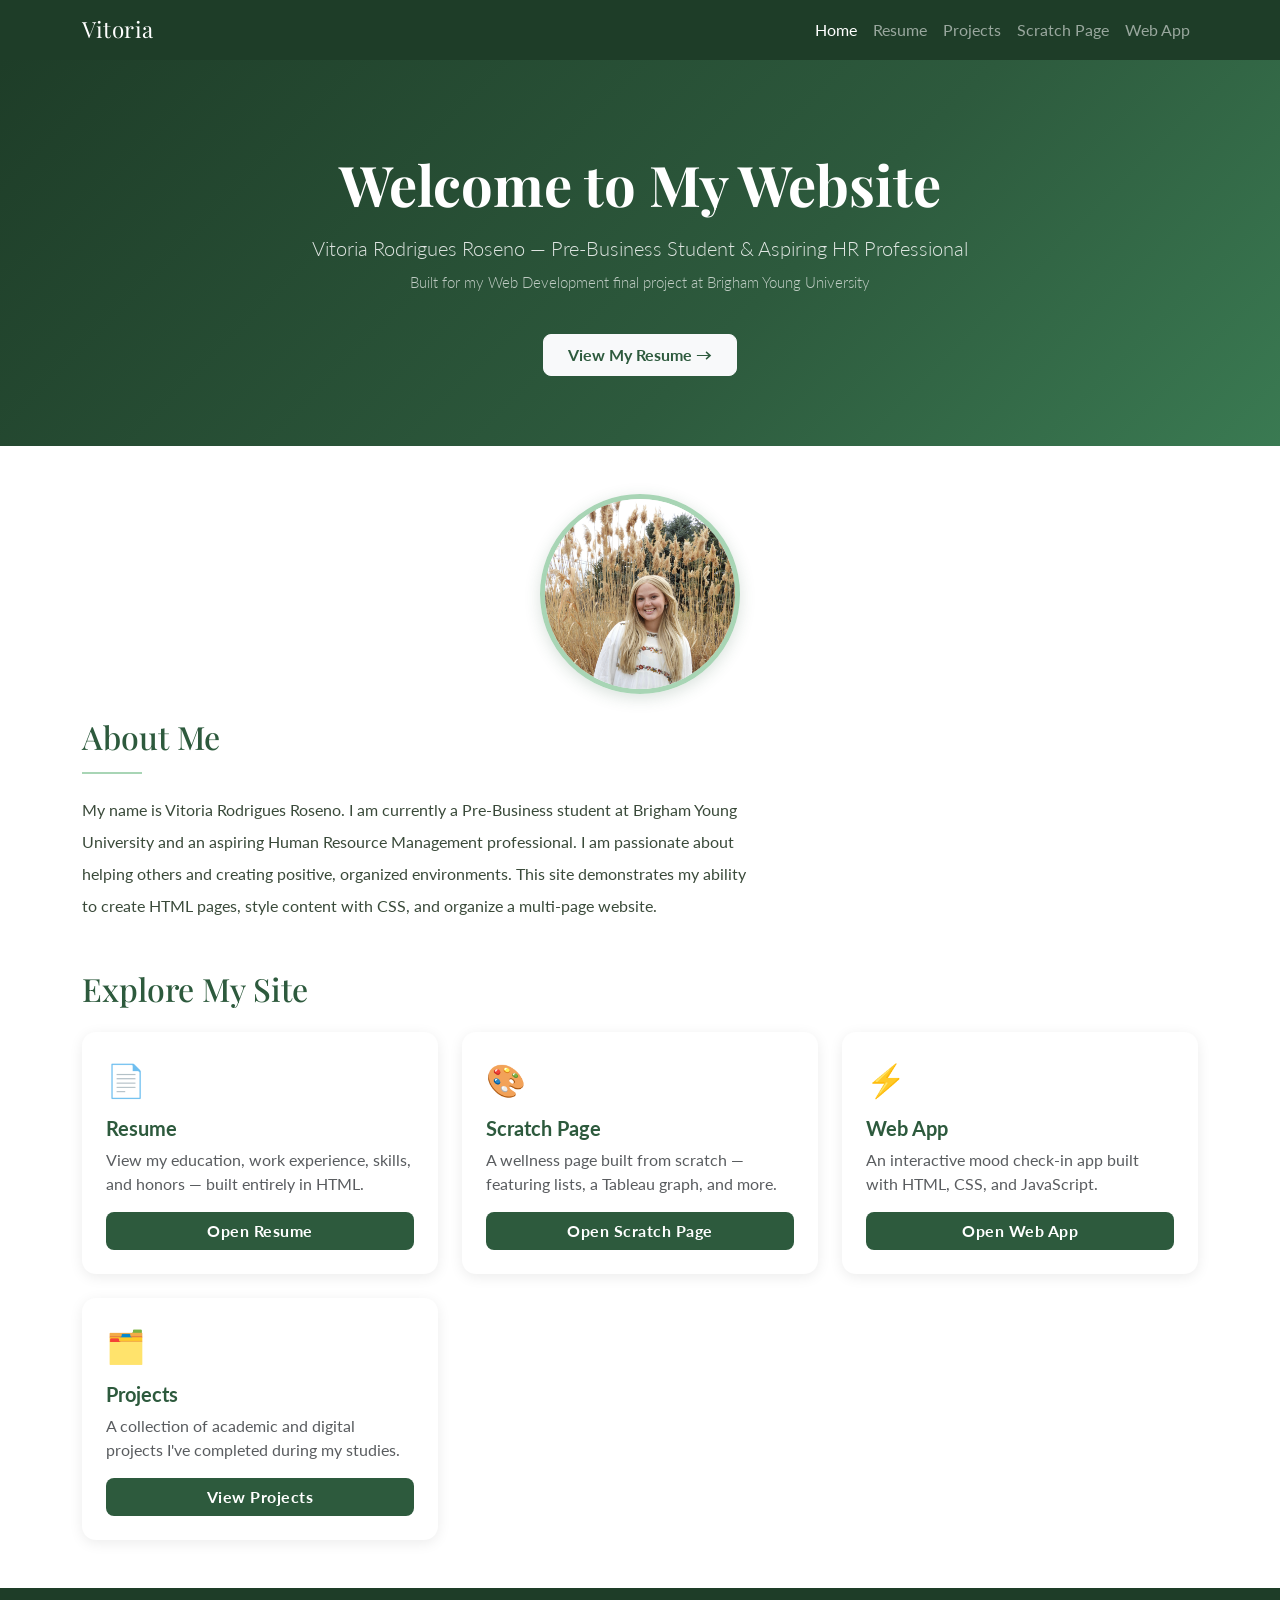
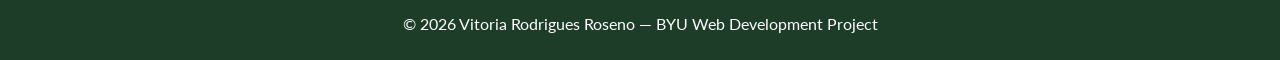
<file: index.html>
<!DOCTYPE html>
<html lang="en">
<head>
  <meta charset="UTF-8">
  <meta name="viewport" content="width=device-width, initial-scale=1.0">
  <title>Vitoria | Professional Website</title>
  <link href="https://cdn.jsdelivr.net/npm/bootstrap@5.3.3/dist/css/bootstrap.min.css" rel="stylesheet">
  <link href="https://fonts.googleapis.com/css2?family=Playfair+Display:wght@400;700&family=Lato:wght@300;400;700&display=swap" rel="stylesheet">
  <style>
    body { font-family: 'Lato', sans-serif; }
    .display-hero { font-family: 'Playfair Display', serif; }
    .hero-section {
      background: linear-gradient(135deg, #1e3d28 0%, #2d5a3d 60%, #3a7a52 100%);
      color: white;
      padding: 90px 0 70px;
    }
    .hero-section .lead { font-weight: 300; opacity: 0.85; }
    .card { border: none; box-shadow: 0 3px 14px rgba(0,0,0,0.08); border-radius: 14px; transition: transform 0.2s, box-shadow 0.2s; }
    .card:hover { transform: translateY(-4px); box-shadow: 0 8px 24px rgba(0,0,0,0.13); }
    .card-icon { font-size: 2rem; margin-bottom: 12px; }
    .btn-forest { background-color: #2d5a3d; color: white; border-radius: 8px; font-weight: 700; letter-spacing: 0.5px; }
    .btn-forest:hover { background-color: #1e3d28; color: white; }
    .section-title { font-family: 'Playfair Display', serif; color: #2d5a3d; }
    .navbar-brand { font-family: 'Playfair Display', serif; font-size: 1.4rem; letter-spacing: 0.5px; }
    footer { background-color: #1e3d28; }
  </style>
</head>
<body>

  <nav class="navbar navbar-expand-lg navbar-dark" style="background-color: #1e3d28;">
    <div class="container">
      <a class="navbar-brand" href="index.html">Vitoria</a>
      <button class="navbar-toggler" type="button" data-bs-toggle="collapse" data-bs-target="#navbarNav">
        <span class="navbar-toggler-icon"></span>
      </button>
      <div class="collapse navbar-collapse" id="navbarNav">
        <ul class="navbar-nav ms-auto">
          <li class="nav-item"><a class="nav-link active" href="index.html">Home</a></li>
          <li class="nav-item"><a class="nav-link" href="resume.html">Resume</a></li>
          <li class="nav-item"><a class="nav-link" href="projects.html">Projects</a></li>
          <li class="nav-item"><a class="nav-link" href="scratch.html">Scratch Page</a></li>
          <li class="nav-item"><a class="nav-link" href="app.html">Web App</a></li>
        </ul>
      </div>
    </div>
  </nav>

  <header class="hero-section text-center">
    <div class="container">
      <h1 class="display-hero display-4 fw-bold mb-3">Welcome to My Website</h1>
      <p class="lead fs-5 mb-0">Vitoria Rodrigues Roseno &mdash; Pre-Business Student &amp; Aspiring HR Professional</p>
      <p class="lead mt-2" style="opacity:0.7; font-size:0.95rem;">Built for my Web Development final project at Brigham Young University</p>
      <a href="resume.html" class="btn btn-light mt-4 px-4 py-2 fw-bold" style="border-radius:8px; color:#2d5a3d;">View My Resume &rarr;</a>
    </div>
  </header>

  <section class="container my-5">
    <div class="text-center mb-4">
      <img src="vitoria.jpg"
           alt="Vitoria Rodrigues Roseno"
           style="width: 200px; height: 200px; object-fit: cover; object-position: center top;
                  border-radius: 50%; border: 5px solid #a8d5b5;
                  box-shadow: 0 4px 16px rgba(45,90,61,0.18);">
    </div>
    <h2 class="section-title mb-2">About Me</h2>
    <hr style="border-color:#a8d5b5; width:60px; border-width:2px; opacity:1; margin-bottom:20px;">
    <p class="fs-6 lh-lg" style="max-width:680px; color:#3a4a3a;">
      My name is Vitoria Rodrigues Roseno. I am currently a Pre-Business student at Brigham Young University and an aspiring Human Resource Management professional. I am passionate about helping others and creating positive, organized environments. This site demonstrates my ability to create HTML pages, style content with CSS, and organize a multi-page website.
    </p>
  </section>

  <section class="container my-5">
    <h2 class="section-title mb-4">Explore My Site</h2>
    <div class="row g-4">

      <div class="col-md-4">
        <div class="card h-100 p-4">
          <div class="card-icon">📄</div>
          <h5 class="fw-bold" style="color:#2d5a3d;">Resume</h5>
          <p class="card-text text-muted">View my education, work experience, skills, and honors — built entirely in HTML.</p>
          <a href="resume.html" class="btn btn-forest mt-auto">Open Resume</a>
        </div>
      </div>

      <div class="col-md-4">
        <div class="card h-100 p-4">
          <div class="card-icon">🎨</div>
          <h5 class="fw-bold" style="color:#2d5a3d;">Scratch Page</h5>
          <p class="card-text text-muted">A wellness page built from scratch — featuring lists, a Tableau graph, and more.</p>
          <a href="scratch.html" class="btn btn-forest mt-auto">Open Scratch Page</a>
        </div>
      </div>

      <div class="col-md-4">
        <div class="card h-100 p-4">
          <div class="card-icon">⚡</div>
          <h5 class="fw-bold" style="color:#2d5a3d;">Web App</h5>
          <p class="card-text text-muted">An interactive mood check-in app built with HTML, CSS, and JavaScript.</p>
          <a href="app.html" class="btn btn-forest mt-auto">Open Web App</a>
        </div>
      </div>

      <div class="col-md-4">
        <div class="card h-100 p-4">
          <div class="card-icon">🗂️</div>
          <h5 class="fw-bold" style="color:#2d5a3d;">Projects</h5>
          <p class="card-text text-muted">A collection of academic and digital projects I've completed during my studies.</p>
          <a href="projects.html" class="btn btn-forest mt-auto">View Projects</a>
        </div>
      </div>

    </div>
  </section>

  <footer class="text-white text-center py-4">
    <p class="mb-0">&copy; 2026 Vitoria Rodrigues Roseno &mdash; BYU Web Development Project</p>
  </footer>

  <script src="https://cdn.jsdelivr.net/npm/bootstrap@5.3.3/dist/js/bootstrap.bundle.min.js"></script>
</body>
</html>
</file>
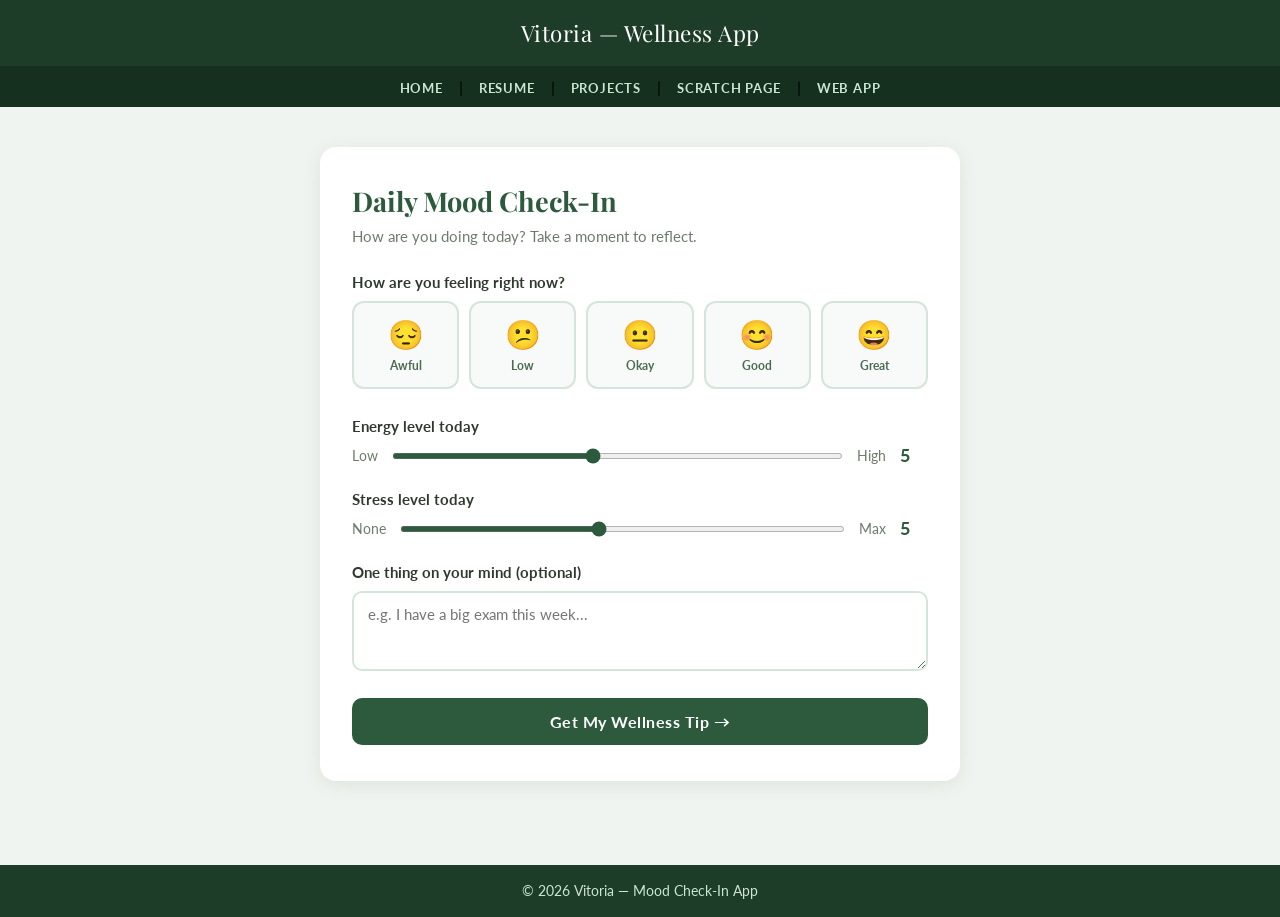
<file: app.html>
<!DOCTYPE html>
<html lang="en">
<head>
  <meta charset="UTF-8">
  <meta name="viewport" content="width=device-width, initial-scale=1.0">
  <title>Mood Check-In | Vitoria</title>
  <link href="https://fonts.googleapis.com/css2?family=Playfair+Display:wght@400;700&family=Lato:wght@300;400;700&display=swap" rel="stylesheet">
  <style>
    *, *::before, *::after { box-sizing: border-box; margin: 0; padding: 0; }

    body {
      font-family: 'Lato', sans-serif;
      background-color: #f0f4f0;
      min-height: 100vh;
      display: flex;
      flex-direction: column;
      align-items: center;
      padding: 0;
    }

    header {
      width: 100%;
      background-color: #1e3d28;
      color: white;
      text-align: center;
      padding: 18px 20px;
      font-family: 'Playfair Display', serif;
      font-size: 1.4rem;
      letter-spacing: 0.5px;
    }

    nav {
      width: 100%;
      background-color: #163020;
      text-align: center;
      padding: 11px 20px;
    }

    nav a {
      color: #c8e6d0;
      text-decoration: none;
      margin: 0 12px;
      font-weight: 700;
      font-size: 0.8rem;
      letter-spacing: 0.8px;
      text-transform: uppercase;
      transition: color 0.2s;
    }

    nav a:hover { color: white; }

    main {
      width: 100%;
      max-width: 680px;
      padding: 40px 20px 60px;
    }

    .card {
      background: white;
      border-radius: 16px;
      padding: 36px 32px;
      box-shadow: 0 4px 18px rgba(45, 90, 61, 0.1);
      margin-bottom: 24px;
    }

    h2 {
      font-family: 'Playfair Display', serif;
      color: #2d5a3d;
      font-size: 1.7rem;
      margin-bottom: 8px;
    }

    .subtitle {
      color: #6b7c6b;
      font-size: 0.95rem;
      margin-bottom: 28px;
    }

    .mood-grid {
      display: grid;
      grid-template-columns: repeat(5, 1fr);
      gap: 10px;
      margin-bottom: 28px;
    }

    .mood-btn {
      display: flex;
      flex-direction: column;
      align-items: center;
      gap: 6px;
      padding: 14px 8px;
      border: 2px solid #d4e6da;
      border-radius: 12px;
      background: #f7faf8;
      cursor: pointer;
      transition: all 0.2s;
      font-family: 'Lato', sans-serif;
      font-size: 0.75rem;
      font-weight: 700;
      color: #4a6b52;
    }

    .mood-btn .emoji { font-size: 1.8rem; }

    .mood-btn:hover {
      border-color: #2d5a3d;
      background-color: #eef5f0;
      transform: translateY(-2px);
    }

    .mood-btn.selected {
      border-color: #2d5a3d;
      background-color: #2d5a3d;
      color: white;
    }

    .question-label {
      font-weight: 700;
      color: #2d3a2d;
      margin-bottom: 10px;
      font-size: 0.95rem;
    }

    .range-wrapper {
      display: flex;
      align-items: center;
      gap: 14px;
      margin-bottom: 24px;
    }

    input[type="range"] {
      flex: 1;
      accent-color: #2d5a3d;
      height: 6px;
    }

    .range-val {
      font-weight: 700;
      color: #2d5a3d;
      min-width: 28px;
      font-size: 1.1rem;
    }

    .note-input {
      width: 100%;
      border: 2px solid #d4e6da;
      border-radius: 10px;
      padding: 12px 14px;
      font-family: 'Lato', sans-serif;
      font-size: 0.95rem;
      color: #2d3a2d;
      resize: vertical;
      min-height: 80px;
      transition: border-color 0.2s;
      margin-bottom: 24px;
    }

    .note-input:focus {
      outline: none;
      border-color: #2d5a3d;
    }

    .submit-btn {
      width: 100%;
      background-color: #2d5a3d;
      color: white;
      border: none;
      padding: 14px;
      font-size: 1rem;
      font-weight: 700;
      font-family: 'Lato', sans-serif;
      border-radius: 10px;
      cursor: pointer;
      letter-spacing: 0.5px;
      transition: background-color 0.2s, transform 0.15s;
    }

    .submit-btn:hover { background-color: #1e3d28; transform: scale(1.01); }
    .submit-btn:active { transform: scale(0.99); }

    /* Result card */
    #result-card {
      display: none;
      background: white;
      border-radius: 16px;
      padding: 36px 32px;
      box-shadow: 0 4px 18px rgba(45, 90, 61, 0.1);
      border-left: 6px solid #2d5a3d;
      animation: fadeIn 0.4s ease;
    }

    @keyframes fadeIn {
      from { opacity: 0; transform: translateY(10px); }
      to { opacity: 1; transform: translateY(0); }
    }

    #result-card h3 {
      font-family: 'Playfair Display', serif;
      color: #2d5a3d;
      font-size: 1.4rem;
      margin-bottom: 6px;
    }

    #result-mood { font-size: 2.5rem; margin-bottom: 12px; display: block; }

    #result-message {
      font-size: 1rem;
      color: #3a4a3a;
      line-height: 1.7;
      margin-bottom: 20px;
    }

    .tip-box {
      background-color: #eef5f0;
      border-radius: 10px;
      padding: 14px 16px;
      font-size: 0.9rem;
      color: #2d5a3d;
      font-weight: 700;
      margin-bottom: 20px;
    }

    .reset-btn {
      background: none;
      border: 2px solid #2d5a3d;
      color: #2d5a3d;
      padding: 10px 22px;
      border-radius: 8px;
      font-weight: 700;
      font-family: 'Lato', sans-serif;
      font-size: 0.9rem;
      cursor: pointer;
      transition: all 0.2s;
    }

    .reset-btn:hover { background-color: #2d5a3d; color: white; }

    /* History section */
    #history-section { display: none; }

    #history-section h3 {
      font-family: 'Playfair Display', serif;
      color: #2d5a3d;
      font-size: 1.2rem;
      margin-bottom: 16px;
    }

    .history-item {
      display: flex;
      align-items: center;
      gap: 12px;
      padding: 10px 0;
      border-bottom: 1px solid #eef5f0;
      font-size: 0.9rem;
      color: #4a6b52;
    }

    .history-item .h-emoji { font-size: 1.4rem; }
    .history-time { color: #8aab8f; font-size: 0.8rem; }

    footer {
      width: 100%;
      background-color: #1e3d28;
      color: #c8e6d0;
      text-align: center;
      padding: 18px;
      font-size: 0.85rem;
      margin-top: auto;
    }
  </style>
</head>
<body>

  <header>Vitoria &mdash; Wellness App</header>

  <nav>
    <a href="index.html">Home</a> |
    <a href="resume.html">Resume</a> |
    <a href="projects.html">Projects</a> |
    <a href="scratch.html">Scratch Page</a> |
    <a href="app.html">Web App</a>
  </nav>

  <main>

    <!-- Check-in form -->
    <div class="card" id="form-card">
      <h2>Daily Mood Check-In</h2>
      <p class="subtitle">How are you doing today? Take a moment to reflect.</p>

      <p class="question-label">How are you feeling right now?</p>
      <div class="mood-grid">
        <button class="mood-btn" onclick="selectMood(this, 'Awful', '😔')">
          <span class="emoji">😔</span>Awful
        </button>
        <button class="mood-btn" onclick="selectMood(this, 'Low', '😕')">
          <span class="emoji">😕</span>Low
        </button>
        <button class="mood-btn" onclick="selectMood(this, 'Okay', '😐')">
          <span class="emoji">😐</span>Okay
        </button>
        <button class="mood-btn" onclick="selectMood(this, 'Good', '😊')">
          <span class="emoji">😊</span>Good
        </button>
        <button class="mood-btn" onclick="selectMood(this, 'Great', '😄')">
          <span class="emoji">😄</span>Great
        </button>
      </div>

      <p class="question-label">Energy level today</p>
      <div class="range-wrapper">
        <span style="font-size:0.85rem; color:#6b7c6b;">Low</span>
        <input type="range" min="1" max="10" value="5" id="energy-slider"
          oninput="document.getElementById('energy-val').textContent = this.value">
        <span style="font-size:0.85rem; color:#6b7c6b;">High</span>
        <span class="range-val" id="energy-val">5</span>
      </div>

      <p class="question-label">Stress level today</p>
      <div class="range-wrapper">
        <span style="font-size:0.85rem; color:#6b7c6b;">None</span>
        <input type="range" min="1" max="10" value="5" id="stress-slider"
          oninput="document.getElementById('stress-val').textContent = this.value">
        <span style="font-size:0.85rem; color:#6b7c6b;">Max</span>
        <span class="range-val" id="stress-val">5</span>
      </div>

      <p class="question-label">One thing on your mind (optional)</p>
      <textarea class="note-input" id="note-input" placeholder="e.g. I have a big exam this week..."></textarea>

      <button class="submit-btn" onclick="submitCheckIn()">Get My Wellness Tip &rarr;</button>
    </div>

    <!-- Result -->
    <div id="result-card">
      <span id="result-mood"></span>
      <h3 id="result-heading"></h3>
      <p id="result-message"></p>
      <div class="tip-box" id="tip-box"></div>
      <button class="reset-btn" onclick="resetForm()">&#8592; Check In Again</button>
    </div>

    <!-- History -->
    <div class="card" id="history-section">
      <h3>Today's Check-Ins</h3>
      <div id="history-list"></div>
    </div>

  </main>

  <footer>&copy; 2026 Vitoria &mdash; Mood Check-In App</footer>

  <script>
    var selectedMood = null;
    var selectedEmoji = null;
    var history = [];

    function selectMood(btn, mood, emoji) {
      document.querySelectorAll('.mood-btn').forEach(function(b) { b.classList.remove('selected'); });
      btn.classList.add('selected');
      selectedMood = mood;
      selectedEmoji = emoji;
    }

    var tips = {
      Awful: [
        "Be gentle with yourself today. You don't have to be productive — just breathing is enough.",
        "On hard days, reaching out to someone you trust can make a real difference.",
        "Try stepping outside for even 5 minutes. Fresh air and a short walk can shift your mood."
      ],
      Low: [
        "Low days are temporary. Write down one small thing you're grateful for.",
        "Drink some water, eat something nourishing, and give yourself grace.",
        "A short playlist of uplifting music can gently shift your energy."
      ],
      Okay: [
        "Okay days are perfectly fine! Use this steady energy to knock out one small task.",
        "Sometimes 'okay' is exactly where you need to be. Keep going.",
        "Try a 10-minute walk after your next task — it can turn okay into good."
      ],
      Good: [
        "Great that you're feeling good! Channel that positivity into something you've been putting off.",
        "Share your good energy with someone around you — it's contagious.",
        "Good energy is a great time to check in with your goals and plans."
      ],
      Great: [
        "You're thriving! Use this momentum to tackle something meaningful today.",
        "When you feel great, it's a perfect time to support a friend who might be struggling.",
        "Celebrate your good mood — note what contributed to it so you can recreate it."
      ]
    };

    function submitCheckIn() {
      if (!selectedMood) {
        alert('Please select how you are feeling before submitting.');
        return;
      }

      var energy = document.getElementById('energy-slider').value;
      var stress = document.getElementById('stress-slider').value;
      var note = document.getElementById('note-input').value.trim();

      var moodTips = tips[selectedMood];
      var tip = moodTips[Math.floor(Math.random() * moodTips.length)];

      var heading = 'Feeling ' + selectedMood;
      var message = 'You rated your energy at ' + energy + '/10 and your stress at ' + stress + '/10. ';

      if (stress >= 7) {
        message += 'It sounds like today might be challenging. Remember that stress is temporary and you are more capable than you realize. ';
      } else if (energy >= 7) {
        message += 'Your energy is strong today — that is something to appreciate! ';
      } else {
        message += 'Finding balance between energy and stress is key to a good day. ';
      }

      if (note) {
        message += 'You mentioned: "' + note + '" — it is brave to acknowledge what is on your mind.';
      }

      document.getElementById('result-mood').textContent = selectedEmoji;
      document.getElementById('result-heading').textContent = heading;
      document.getElementById('result-message').textContent = message;
      document.getElementById('tip-box').textContent = '💡 Tip: ' + tip;

      document.getElementById('form-card').style.display = 'none';
      document.getElementById('result-card').style.display = 'block';

      var now = new Date();
      var timeStr = now.toLocaleTimeString([], {hour: '2-digit', minute: '2-digit'});
      history.push({ mood: selectedMood, emoji: selectedEmoji, time: timeStr, energy: energy, stress: stress });
      updateHistory();
    }

    function updateHistory() {
      if (history.length === 0) return;
      var histSection = document.getElementById('history-section');
      histSection.style.display = 'block';
      var list = document.getElementById('history-list');
      list.innerHTML = '';
      history.forEach(function(entry) {
        var item = document.createElement('div');
        item.className = 'history-item';
        item.innerHTML = '<span class="h-emoji">' + entry.emoji + '</span>' +
          '<span>' + entry.mood + ' &mdash; Energy: ' + entry.energy + '/10, Stress: ' + entry.stress + '/10</span>' +
          '<span class="history-time" style="margin-left:auto;">' + entry.time + '</span>';
        list.appendChild(item);
      });
    }

    function resetForm() {
      selectedMood = null;
      selectedEmoji = null;
      document.querySelectorAll('.mood-btn').forEach(function(b) { b.classList.remove('selected'); });
      document.getElementById('energy-slider').value = 5;
      document.getElementById('energy-val').textContent = '5';
      document.getElementById('stress-slider').value = 5;
      document.getElementById('stress-val').textContent = '5';
      document.getElementById('note-input').value = '';
      document.getElementById('result-card').style.display = 'none';
      document.getElementById('form-card').style.display = 'block';
    }
  </script>

</body>
</html>
</file>
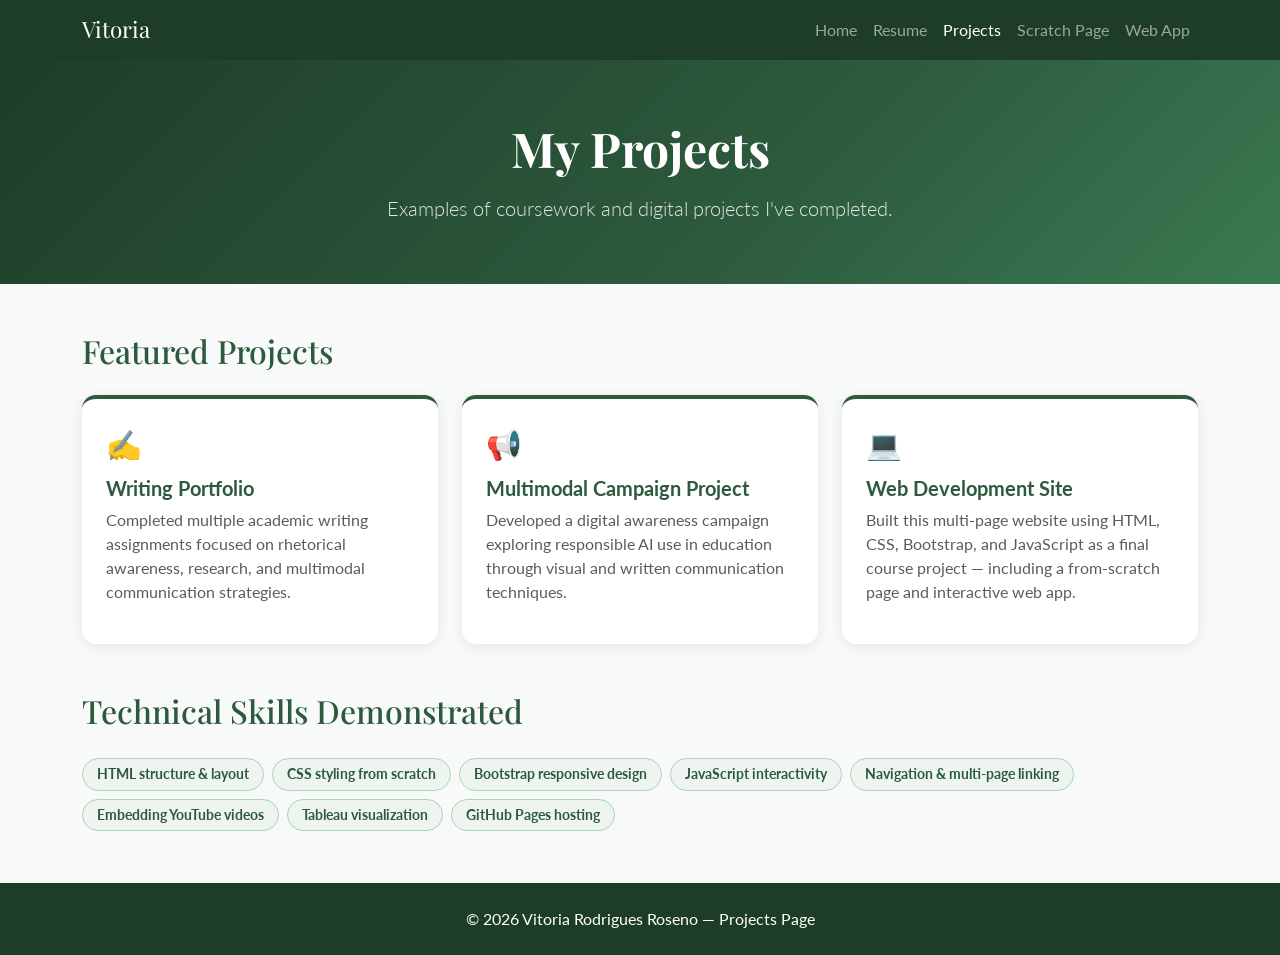
<file: projects.html>
<!DOCTYPE html>
<html lang="en">
<head>
  <meta charset="UTF-8">
  <meta name="viewport" content="width=device-width, initial-scale=1.0">
  <title>Projects | Vitoria</title>
  <link href="https://cdn.jsdelivr.net/npm/bootstrap@5.3.3/dist/css/bootstrap.min.css" rel="stylesheet">
  <link href="https://fonts.googleapis.com/css2?family=Playfair+Display:wght@400;700&family=Lato:wght@300;400;700&display=swap" rel="stylesheet">
  <style>
    body { font-family: 'Lato', sans-serif; background-color: #f7faf8; }
    .navbar-brand { font-family: 'Playfair Display', serif; font-size: 1.4rem; }
    .page-header {
      background: linear-gradient(135deg, #1e3d28 0%, #2d5a3d 60%, #3a7a52 100%);
      color: white;
      padding: 60px 0 45px;
      text-align: center;
    }
    .page-header h1 { font-family: 'Playfair Display', serif; }
    .page-header .lead { font-weight: 300; opacity: 0.85; }
    .project-card {
      border: none;
      box-shadow: 0 3px 14px rgba(0,0,0,0.08);
      border-radius: 14px;
      transition: transform 0.2s, box-shadow 0.2s;
      border-top: 4px solid #2d5a3d;
    }
    .project-card:hover { transform: translateY(-4px); box-shadow: 0 8px 24px rgba(0,0,0,0.13); }
    .project-icon { font-size: 1.8rem; margin-bottom: 10px; }
    .section-title { font-family: 'Playfair Display', serif; color: #2d5a3d; }
    .skills-badge {
      display: inline-block;
      background-color: #eef5f0;
      color: #2d5a3d;
      border: 1px solid #a8d5b5;
      border-radius: 20px;
      padding: 5px 14px;
      font-size: 0.85rem;
      font-weight: 700;
      margin: 4px 4px 4px 0;
    }
    footer { background-color: #1e3d28; }
  </style>
</head>
<body>

  <nav class="navbar navbar-expand-lg navbar-dark" style="background-color: #1e3d28;">
    <div class="container">
      <a class="navbar-brand" href="index.html">Vitoria</a>
      <button class="navbar-toggler" type="button" data-bs-toggle="collapse" data-bs-target="#navbarNav">
        <span class="navbar-toggler-icon"></span>
      </button>
      <div class="collapse navbar-collapse" id="navbarNav">
        <ul class="navbar-nav ms-auto">
          <li class="nav-item"><a class="nav-link" href="index.html">Home</a></li>
          <li class="nav-item"><a class="nav-link" href="resume.html">Resume</a></li>
          <li class="nav-item"><a class="nav-link active" href="projects.html">Projects</a></li>
          <li class="nav-item"><a class="nav-link" href="scratch.html">Scratch Page</a></li>
          <li class="nav-item"><a class="nav-link" href="app.html">Web App</a></li>
        </ul>
      </div>
    </div>
  </nav>

  <header class="page-header">
    <div class="container">
      <h1 class="display-5 fw-bold mb-3">My Projects</h1>
      <p class="lead">Examples of coursework and digital projects I've completed.</p>
    </div>
  </header>

  <section class="container my-5">
    <h2 class="section-title mb-4">Featured Projects</h2>
    <div class="row g-4">

      <div class="col-md-4">
        <div class="card project-card h-100 p-4">
          <div class="project-icon">✍️</div>
          <h5 class="fw-bold" style="color:#2d5a3d;">Writing Portfolio</h5>
          <p class="text-muted">
            Completed multiple academic writing assignments focused on rhetorical awareness, research, and multimodal communication strategies.
          </p>
        </div>
      </div>

      <div class="col-md-4">
        <div class="card project-card h-100 p-4">
          <div class="project-icon">📢</div>
          <h5 class="fw-bold" style="color:#2d5a3d;">Multimodal Campaign Project</h5>
          <p class="text-muted">
            Developed a digital awareness campaign exploring responsible AI use in education through visual and written communication techniques.
          </p>
        </div>
      </div>

      <div class="col-md-4">
        <div class="card project-card h-100 p-4">
          <div class="project-icon">💻</div>
          <h5 class="fw-bold" style="color:#2d5a3d;">Web Development Site</h5>
          <p class="text-muted">
            Built this multi-page website using HTML, CSS, Bootstrap, and JavaScript as a final course project — including a from-scratch page and interactive web app.
          </p>
        </div>
      </div>

    </div>
  </section>

  <section class="container my-5">
    <h2 class="section-title mb-4">Technical Skills Demonstrated</h2>
    <span class="skills-badge">HTML structure &amp; layout</span>
    <span class="skills-badge">CSS styling from scratch</span>
    <span class="skills-badge">Bootstrap responsive design</span>
    <span class="skills-badge">JavaScript interactivity</span>
    <span class="skills-badge">Navigation &amp; multi-page linking</span>
    <span class="skills-badge">Embedding YouTube videos</span>
    <span class="skills-badge">Tableau visualization</span>
    <span class="skills-badge">GitHub Pages hosting</span>
  </section>

  <footer class="text-white text-center py-4">
    <p class="mb-0">&copy; 2026 Vitoria Rodrigues Roseno &mdash; Projects Page</p>
  </footer>

  <script src="https://cdn.jsdelivr.net/npm/bootstrap@5.3.3/dist/js/bootstrap.bundle.min.js"></script>
</body>
</html>
</file>
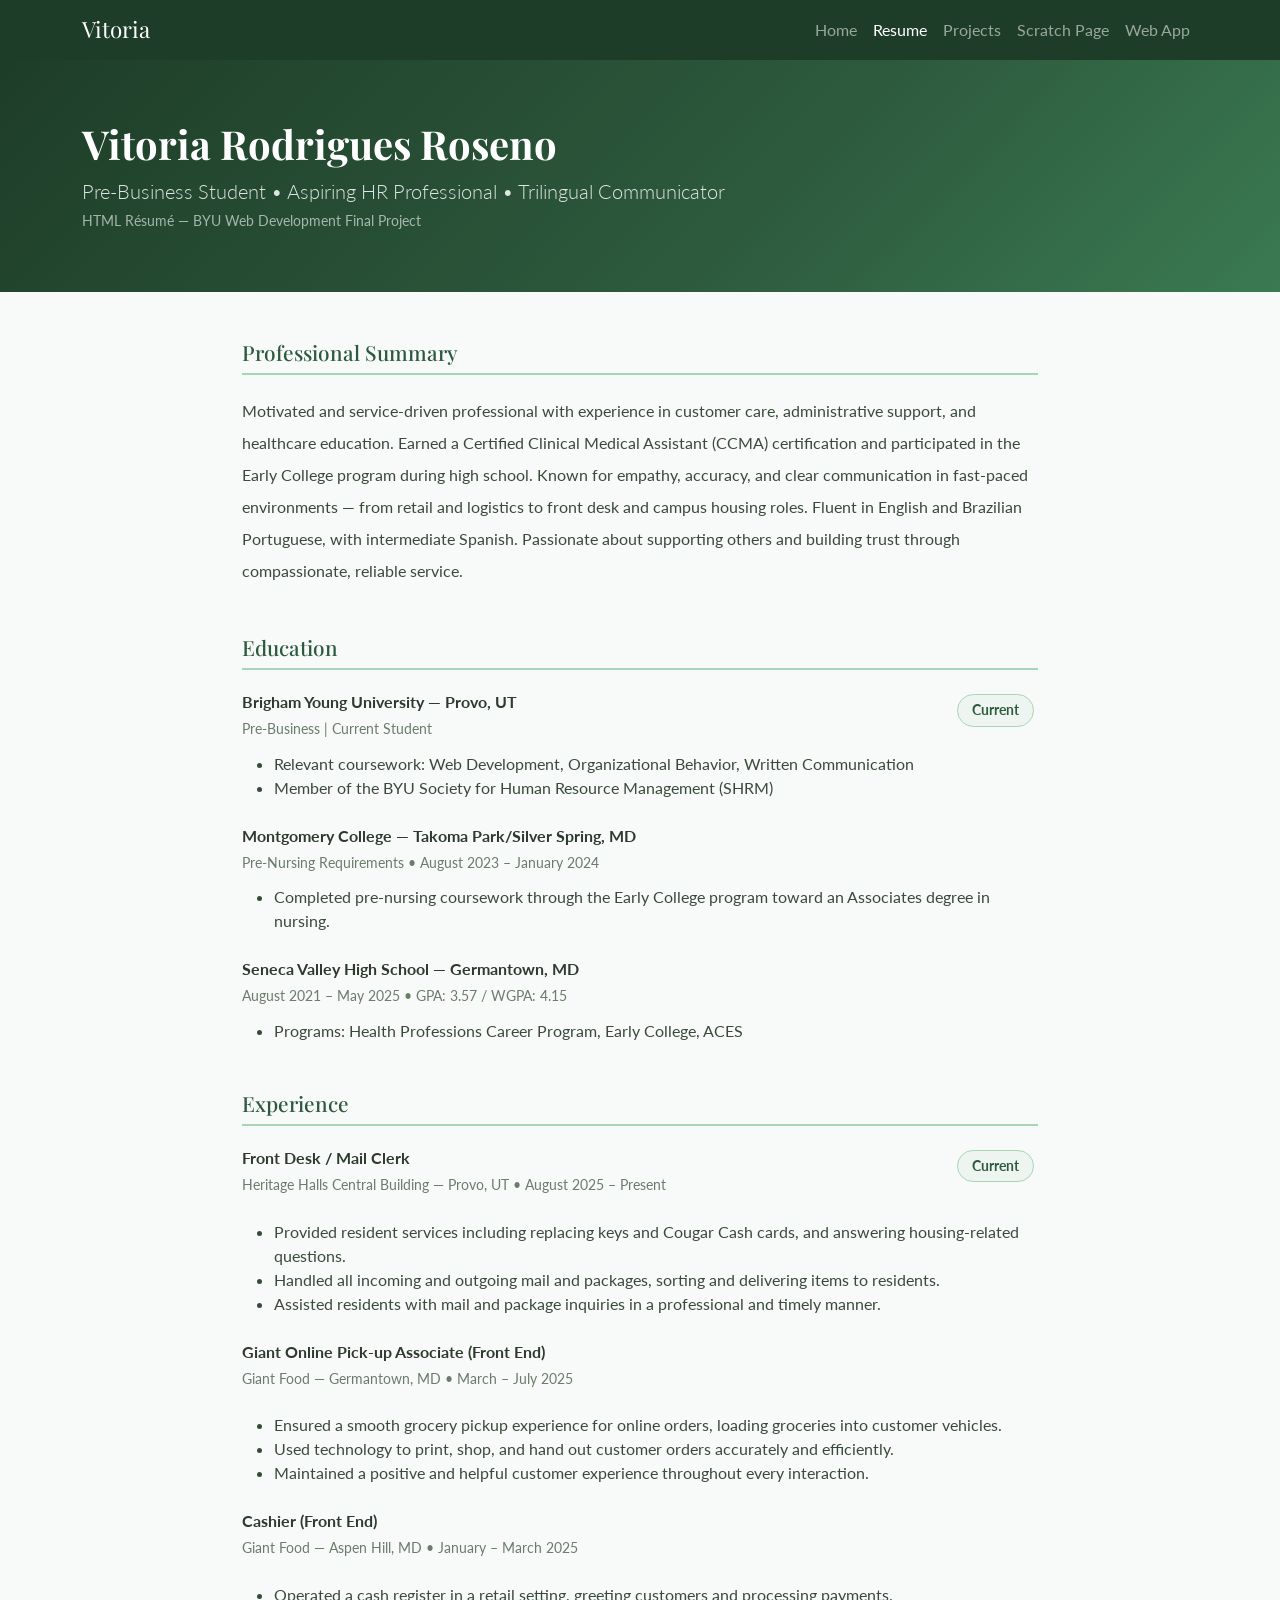
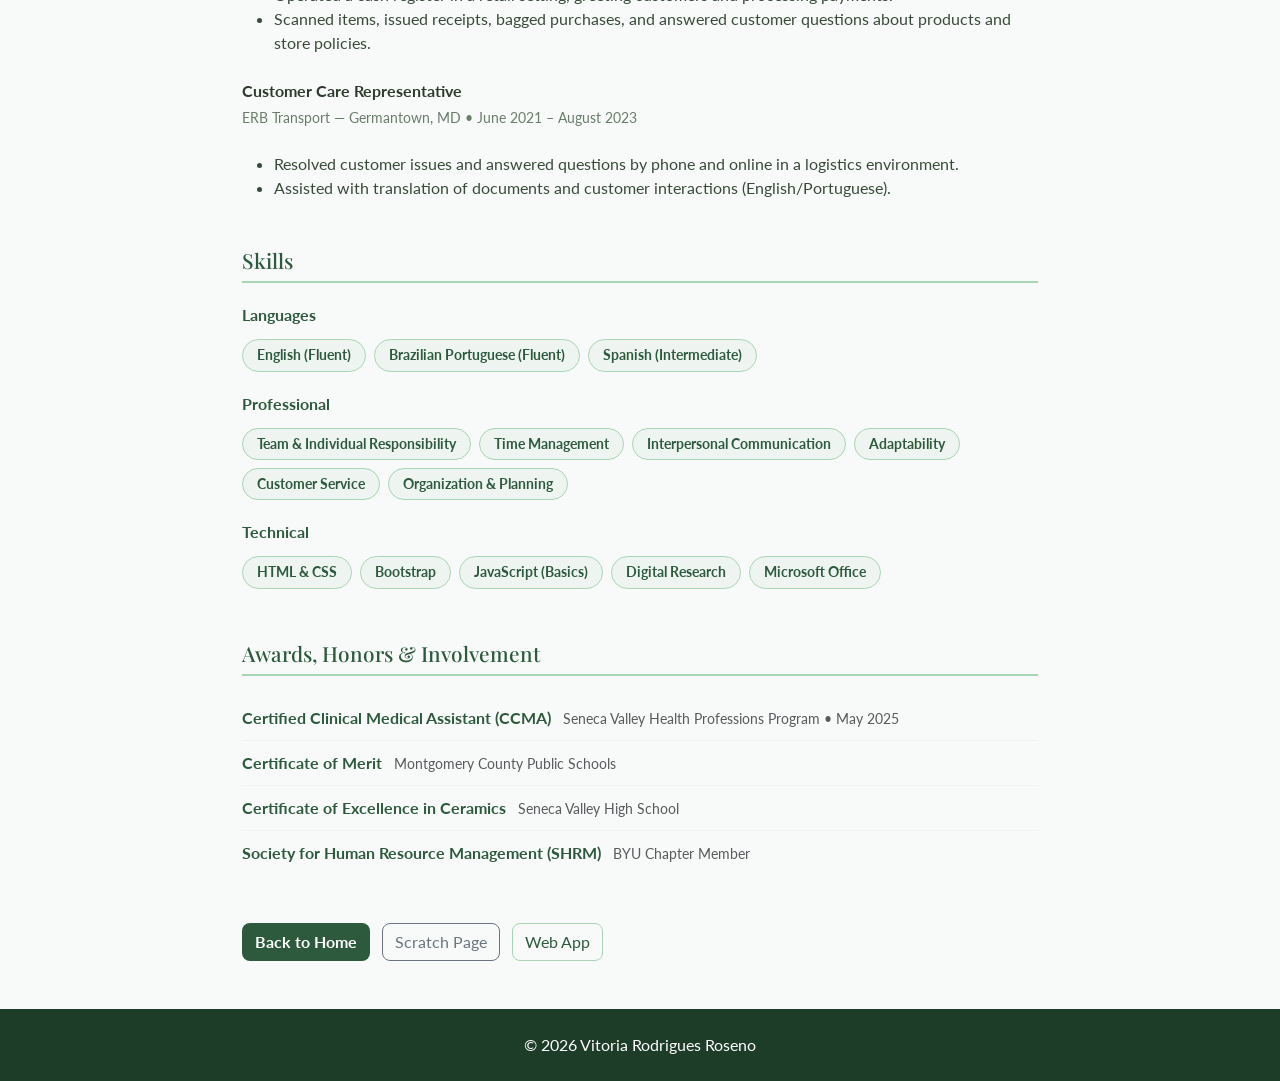
<file: resume.html>
<!DOCTYPE html>
<html lang="en">
<head>
  <meta charset="UTF-8">
  <meta name="viewport" content="width=device-width, initial-scale=1.0">
  <title>Resume | Vitoria</title>
  <link href="https://cdn.jsdelivr.net/npm/bootstrap@5.3.3/dist/css/bootstrap.min.css" rel="stylesheet">
  <link href="https://fonts.googleapis.com/css2?family=Playfair+Display:wght@400;700&family=Lato:wght@300;400;700&display=swap" rel="stylesheet">
  <style>
    body { font-family: 'Lato', sans-serif; background-color: #f7faf8; }
    .navbar-brand { font-family: 'Playfair Display', serif; font-size: 1.4rem; }
    .resume-header {
      background: linear-gradient(135deg, #1e3d28 0%, #2d5a3d 60%, #3a7a52 100%);
      color: white;
      padding: 60px 0 45px;
    }
    .resume-header h1 { font-family: 'Playfair Display', serif; font-size: 2.5rem; }
    .resume-header .lead { font-weight: 300; opacity: 0.85; }
    .resume-header .text-muted { color: rgba(255,255,255,0.6) !important; font-size: 0.9rem; }
    .section-title {
      font-family: 'Playfair Display', serif;
      color: #2d5a3d;
      font-size: 1.3rem;
      border-bottom: 2px solid #a8d5b5;
      padding-bottom: 8px;
      margin-bottom: 20px;
    }
    .job-title { font-weight: 700; color: #2d3a2d; }
    .job-place { color: #6b7c6b; font-size: 0.9rem; }
    .skills-badge {
      display: inline-block;
      background-color: #eef5f0;
      color: #2d5a3d;
      border: 1px solid #a8d5b5;
      border-radius: 20px;
      padding: 5px 14px;
      font-size: 0.85rem;
      font-weight: 700;
      margin: 4px 4px 4px 0;
    }
    .award-item { padding: 10px 0; border-bottom: 1px solid #eef5f0; }
    .award-item:last-child { border-bottom: none; }
    footer { background-color: #1e3d28; }
  </style>
</head>
<body>

  <nav class="navbar navbar-expand-lg navbar-dark" style="background-color: #1e3d28;">
    <div class="container">
      <a class="navbar-brand" href="index.html">Vitoria</a>
      <button class="navbar-toggler" type="button" data-bs-toggle="collapse" data-bs-target="#navMenu">
        <span class="navbar-toggler-icon"></span>
      </button>
      <div class="collapse navbar-collapse" id="navMenu">
        <ul class="navbar-nav ms-auto">
          <li class="nav-item"><a class="nav-link" href="index.html">Home</a></li>
          <li class="nav-item"><a class="nav-link active" href="resume.html">Resume</a></li>
          <li class="nav-item"><a class="nav-link" href="projects.html">Projects</a></li>
          <li class="nav-item"><a class="nav-link" href="scratch.html">Scratch Page</a></li>
          <li class="nav-item"><a class="nav-link" href="app.html">Web App</a></li>
        </ul>
      </div>
    </div>
  </nav>

  <header class="resume-header">
    <div class="container">
      <h1 class="fw-bold mb-2">Vitoria Rodrigues Roseno</h1>
      <p class="lead mb-1">Pre-Business Student &bull; Aspiring HR Professional &bull; Trilingual Communicator</p>
      <p class="text-muted">HTML Résumé &mdash; BYU Web Development Final Project</p>
    </div>
  </header>

  <main class="container my-5" style="max-width: 820px;">

    <!-- Professional Summary -->
    <section class="mb-5">
      <h2 class="section-title">Professional Summary</h2>
      <p class="lh-lg" style="color:#3a4a3a;">
        Motivated and service-driven professional with experience in customer care, administrative support, and healthcare education. Earned a Certified Clinical Medical Assistant (CCMA) certification and participated in the Early College program during high school. Known for empathy, accuracy, and clear communication in fast-paced environments — from retail and logistics to front desk and campus housing roles. Fluent in English and Brazilian Portuguese, with intermediate Spanish. Passionate about supporting others and building trust through compassionate, reliable service.
      </p>
    </section>

    <!-- Education -->
    <section class="mb-5">
      <h2 class="section-title">Education</h2>

      <div class="mb-4">
        <div class="d-flex justify-content-between align-items-start flex-wrap">
          <div>
            <p class="job-title mb-1">Brigham Young University &mdash; Provo, UT</p>
            <p class="job-place mb-1">Pre-Business | Current Student</p>
          </div>
          <span class="skills-badge">Current</span>
        </div>
        <ul class="mt-2" style="color:#3a4a3a;">
          <li>Relevant coursework: Web Development, Organizational Behavior, Written Communication</li>
          <li>Member of the BYU Society for Human Resource Management (SHRM)</li>
        </ul>
      </div>

      <div class="mb-4">
        <div class="d-flex justify-content-between align-items-start flex-wrap">
          <div>
            <p class="job-title mb-1">Montgomery College &mdash; Takoma Park/Silver Spring, MD</p>
            <p class="job-place mb-1">Pre-Nursing Requirements &bull; August 2023 &ndash; January 2024</p>
          </div>
        </div>
        <ul class="mt-2" style="color:#3a4a3a;">
          <li>Completed pre-nursing coursework through the Early College program toward an Associates degree in nursing.</li>
        </ul>
      </div>

      <div class="mb-4">
        <div class="d-flex justify-content-between align-items-start flex-wrap">
          <div>
            <p class="job-title mb-1">Seneca Valley High School &mdash; Germantown, MD</p>
            <p class="job-place mb-1">August 2021 &ndash; May 2025 &bull; GPA: 3.57 / WGPA: 4.15</p>
          </div>
        </div>
        <ul class="mt-2" style="color:#3a4a3a;">
          <li>Programs: Health Professions Career Program, Early College, ACES</li>
        </ul>
      </div>
    </section>

    <!-- Experience -->
    <section class="mb-5">
      <h2 class="section-title">Experience</h2>

      <div class="mb-4">
        <div class="d-flex justify-content-between align-items-start flex-wrap">
          <div>
            <p class="job-title mb-1">Front Desk / Mail Clerk</p>
            <p class="job-place">Heritage Halls Central Building &mdash; Provo, UT &bull; August 2025 &ndash; Present</p>
          </div>
          <span class="skills-badge">Current</span>
        </div>
        <ul class="mt-2" style="color:#3a4a3a;">
          <li>Provided resident services including replacing keys and Cougar Cash cards, and answering housing-related questions.</li>
          <li>Handled all incoming and outgoing mail and packages, sorting and delivering items to residents.</li>
          <li>Assisted residents with mail and package inquiries in a professional and timely manner.</li>
        </ul>
      </div>

      <div class="mb-4">
        <div class="d-flex justify-content-between align-items-start flex-wrap">
          <div>
            <p class="job-title mb-1">Giant Online Pick-up Associate (Front End)</p>
            <p class="job-place">Giant Food &mdash; Germantown, MD &bull; March &ndash; July 2025</p>
          </div>
        </div>
        <ul class="mt-2" style="color:#3a4a3a;">
          <li>Ensured a smooth grocery pickup experience for online orders, loading groceries into customer vehicles.</li>
          <li>Used technology to print, shop, and hand out customer orders accurately and efficiently.</li>
          <li>Maintained a positive and helpful customer experience throughout every interaction.</li>
        </ul>
      </div>

      <div class="mb-4">
        <div class="d-flex justify-content-between align-items-start flex-wrap">
          <div>
            <p class="job-title mb-1">Cashier (Front End)</p>
            <p class="job-place">Giant Food &mdash; Aspen Hill, MD &bull; January &ndash; March 2025</p>
          </div>
        </div>
        <ul class="mt-2" style="color:#3a4a3a;">
          <li>Operated a cash register in a retail setting, greeting customers and processing payments.</li>
          <li>Scanned items, issued receipts, bagged purchases, and answered customer questions about products and store policies.</li>
        </ul>
      </div>

      <div class="mb-4">
        <div class="d-flex justify-content-between align-items-start flex-wrap">
          <div>
            <p class="job-title mb-1">Customer Care Representative</p>
            <p class="job-place">ERB Transport &mdash; Germantown, MD &bull; June 2021 &ndash; August 2023</p>
          </div>
        </div>
        <ul class="mt-2" style="color:#3a4a3a;">
          <li>Resolved customer issues and answered questions by phone and online in a logistics environment.</li>
          <li>Assisted with translation of documents and customer interactions (English/Portuguese).</li>
        </ul>
      </div>
    </section>

    <!-- Skills -->
    <section class="mb-5">
      <h2 class="section-title">Skills</h2>
      <div class="mb-3">
        <p class="fw-bold mb-2" style="color:#2d5a3d;">Languages</p>
        <span class="skills-badge">English (Fluent)</span>
        <span class="skills-badge">Brazilian Portuguese (Fluent)</span>
        <span class="skills-badge">Spanish (Intermediate)</span>
      </div>
      <div class="mb-3">
        <p class="fw-bold mb-2" style="color:#2d5a3d;">Professional</p>
        <span class="skills-badge">Team &amp; Individual Responsibility</span>
        <span class="skills-badge">Time Management</span>
        <span class="skills-badge">Interpersonal Communication</span>
        <span class="skills-badge">Adaptability</span>
        <span class="skills-badge">Customer Service</span>
        <span class="skills-badge">Organization &amp; Planning</span>
      </div>
      <div>
        <p class="fw-bold mb-2" style="color:#2d5a3d;">Technical</p>
        <span class="skills-badge">HTML &amp; CSS</span>
        <span class="skills-badge">Bootstrap</span>
        <span class="skills-badge">JavaScript (Basics)</span>
        <span class="skills-badge">Digital Research</span>
        <span class="skills-badge">Microsoft Office</span>
      </div>
    </section>

    <!-- Awards -->
    <section class="mb-5">
      <h2 class="section-title">Awards, Honors &amp; Involvement</h2>
      <div class="award-item">
        <span class="fw-bold" style="color:#2d5a3d;">Certified Clinical Medical Assistant (CCMA)</span>
        <span class="text-muted ms-2" style="font-size:0.9rem;">Seneca Valley Health Professions Program &bull; May 2025</span>
      </div>
      <div class="award-item">
        <span class="fw-bold" style="color:#2d5a3d;">Certificate of Merit</span>
        <span class="text-muted ms-2" style="font-size:0.9rem;">Montgomery County Public Schools</span>
      </div>
      <div class="award-item">
        <span class="fw-bold" style="color:#2d5a3d;">Certificate of Excellence in Ceramics</span>
        <span class="text-muted ms-2" style="font-size:0.9rem;">Seneca Valley High School</span>
      </div>
      <div class="award-item">
        <span class="fw-bold" style="color:#2d5a3d;">Society for Human Resource Management (SHRM)</span>
        <span class="text-muted ms-2" style="font-size:0.9rem;">BYU Chapter Member</span>
      </div>
    </section>

    <section>
      <a href="index.html" class="btn me-2 fw-bold" style="background-color:#2d5a3d; color:white; border-radius:8px;">Back to Home</a>
      <a href="scratch.html" class="btn btn-outline-secondary me-2" style="border-radius:8px;">Scratch Page</a>
      <a href="app.html" class="btn btn-outline-secondary" style="border-radius:8px; border-color:#a8d5b5; color:#2d5a3d;">Web App</a>
    </section>

  </main>

  <footer class="text-white text-center py-4">
    <p class="mb-0">&copy; 2026 Vitoria Rodrigues Roseno</p>
  </footer>

  <script src="https://cdn.jsdelivr.net/npm/bootstrap@5.3.3/dist/js/bootstrap.bundle.min.js"></script>
</body>
</html>
</file>
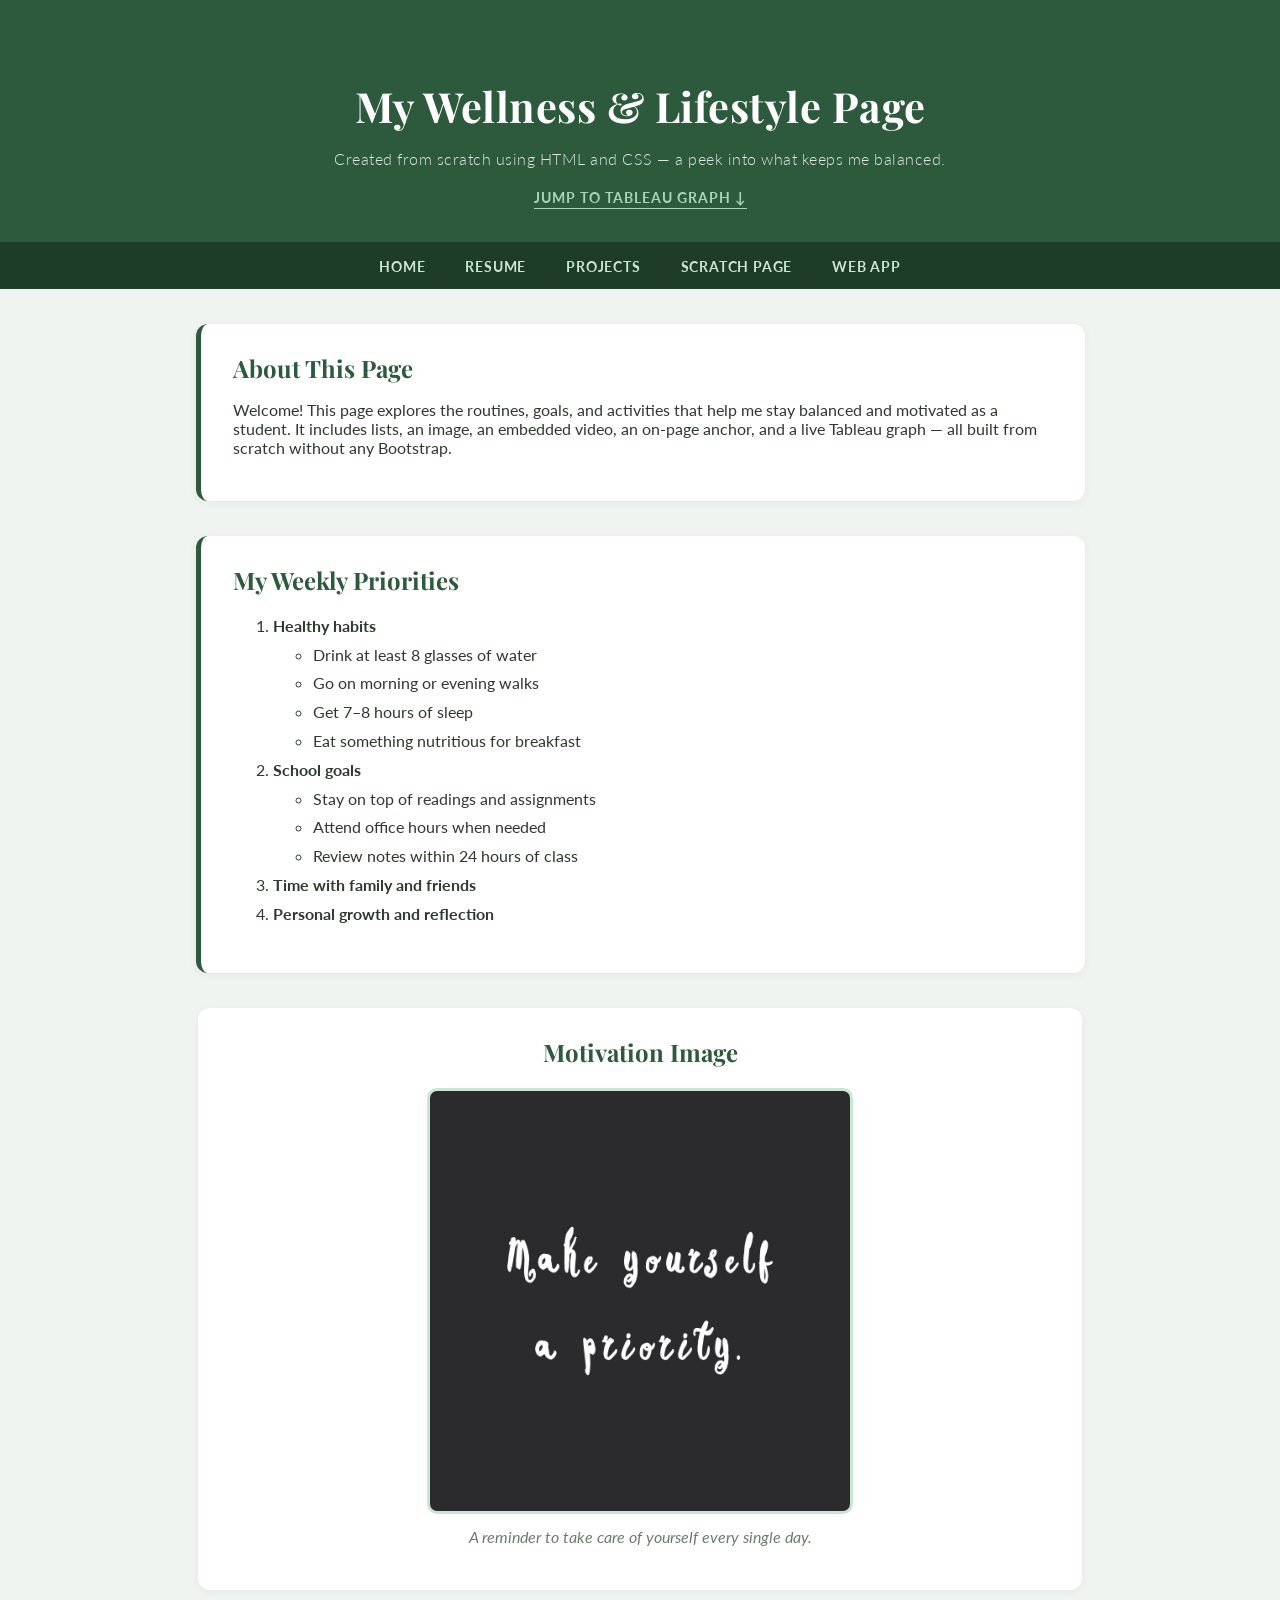
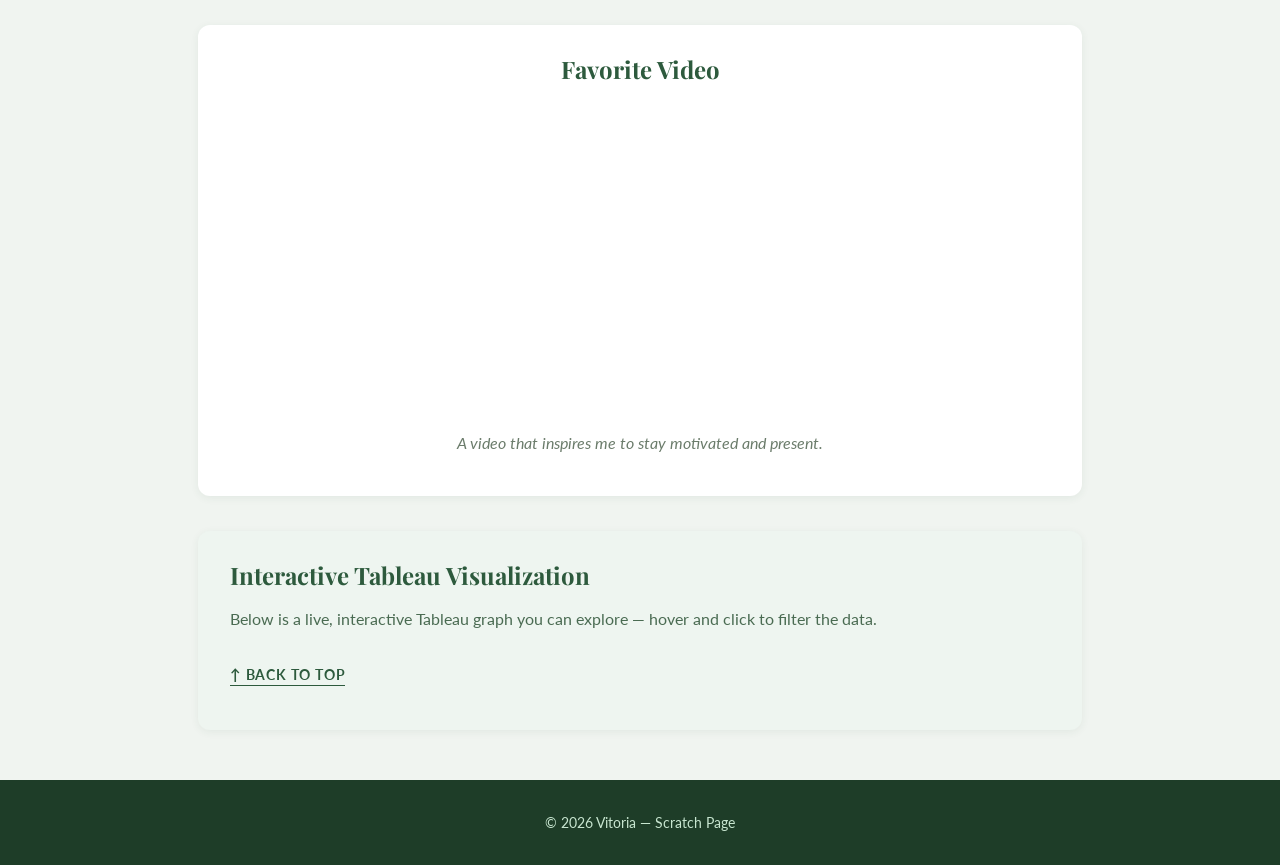
<file: scratch.html>
<!DOCTYPE html>
<html lang="en">
<head>
  <meta charset="UTF-8">
  <meta name="viewport" content="width=device-width, initial-scale=1.0">
  <title>Scratch Page | Vitoria</title>
  <link rel="stylesheet" href="scratch.css">
</head>
<body>

  <div class="header">
    <h1 id="top">My Wellness &amp; Lifestyle Page</h1>
    <p>Created from scratch using HTML and CSS — a peek into what keeps me balanced.</p>
    <a href="#tableau-section">Jump to Tableau Graph &darr;</a>
  </div>

  <div class="navbox">
    <a href="index.html">Home</a> |
    <a href="resume.html">Resume</a> |
    <a href="projects.html">Projects</a> |
    <a href="scratch.html">Scratch Page</a> |
    <a href="app.html">Web App</a>
  </div>

  <div class="section">
    <h2>About This Page</h2>
    <p>
      Welcome! This page explores the routines, goals, and activities that help me stay balanced and motivated as a student. It includes lists, an image, an embedded video, an on-page anchor, and a live Tableau graph — all built from scratch without any Bootstrap.
    </p>
  </div>

  <div class="section">
    <h2>My Weekly Priorities</h2>
    <!-- Ordered list with embedded unordered list (meets requirement) -->
    <ol>
      <li>
        <strong>Healthy habits</strong>
        <ul>
          <li>Drink at least 8 glasses of water</li>
          <li>Go on morning or evening walks</li>
          <li>Get 7–8 hours of sleep</li>
          <li>Eat something nutritious for breakfast</li>
        </ul>
      </li>
      <li>
        <strong>School goals</strong>
        <ul>
          <li>Stay on top of readings and assignments</li>
          <li>Attend office hours when needed</li>
          <li>Review notes within 24 hours of class</li>
        </ul>
      </li>
      <li><strong>Time with family and friends</strong></li>
      <li><strong>Personal growth and reflection</strong></li>
    </ol>
  </div>

  <div class="image-box">
    <h2>Motivation Image</h2>
    <!-- Image not from Bootstrap theme (meets requirement) -->
    <img src="wellness.jpg" alt="Wellness and lifestyle inspiration" style="max-width: 420px; width: 100%; height: auto;">
    <p>A reminder to take care of yourself every single day.</p>
  </div>

  <div class="video-box">
    <h2>Favorite Video</h2>
    <!-- Embedded YouTube video (meets requirement) -->
    <iframe
      width="560"
      height="315"
      src="https://www.youtube.com/embed/-WRP5qXa7SU"
      title="YouTube video player"
      frameborder="0"
      allow="accelerometer; autoplay; clipboard-write; encrypted-media; gyroscope; picture-in-picture"
      allowfullscreen>
    </iframe>
    <p style="color:#6b7c6b; font-style:italic; margin-top:12px;">A video that inspires me to stay motivated and present.</p>
  </div>

  <!-- On-page anchor target (meets requirement) -->
  <div class="tableau-box" id="tableau-section">
    <h2>Interactive Tableau Visualization</h2>
    <p style="color:#4a6b52; margin-bottom:18px;">
      Below is a live, interactive Tableau graph you can explore — hover and click to filter the data.
    </p>

    <div class='tableauPlaceholder' id='viz1776419575755' style='position: relative'>
      <noscript>
        <a href='#'>
          <img alt='Dashboard 1' src='https://public.tableau.com/static/images/Se/Self-Carecards/Dashboard1/1_rss.png' style='border: none' />
        </a>
      </noscript>
      <object class='tableauViz' style='display:none;'>
        <param name='host_url' value='https%3A%2F%2Fpublic.tableau.com%2F' />
        <param name='embed_code_version' value='3' />
        <param name='site_root' value='' />
        <param name='name' value='Self-Carecards/Dashboard1' />
        <param name='tabs' value='no' />
        <param name='toolbar' value='yes' />
        <param name='static_image' value='https://public.tableau.com/static/images/Se/Self-Carecards/Dashboard1/1.png' />
        <param name='animate_transition' value='yes' />
        <param name='display_static_image' value='yes' />
        <param name='display_spinner' value='yes' />
        <param name='display_overlay' value='yes' />
        <param name='display_count' value='yes' />
        <param name='language' value='en-US' />
      </object>
    </div>
    <script type='text/javascript'>
      var divElement = document.getElementById('viz1776419575755');
      var vizElement = divElement.getElementsByTagName('object')[0];
      if (divElement.offsetWidth > 800) { vizElement.style.width='600px'; vizElement.style.height='747px'; }
      else if (divElement.offsetWidth > 500) { vizElement.style.width='600px'; vizElement.style.height='747px'; }
      else { vizElement.style.width='100%'; vizElement.style.height='727px'; }
      var scriptElement = document.createElement('script');
      scriptElement.src = 'https://public.tableau.com/javascripts/api/viz_v1.js';
      vizElement.parentNode.insertBefore(scriptElement, vizElement);
    </script>

    <p style="margin-top: 20px;">
      <a class="back-link" href="#top">&#8593; Back to Top</a>
    </p>
  </div>

  <div class="footer">
    <p>&copy; 2026 Vitoria &mdash; Scratch Page</p>
  </div>

</body>
</html>
</file>
<file: scratch.css>
@import url('https://fonts.googleapis.com/css2?family=Playfair+Display:wght@400;700&family=Lato:wght@300;400;700&display=swap');

body {
    background-color: #f0f4f0;
    font-family: 'Lato', sans-serif;
    color: #2d3a2d;
    margin: 0;
    padding: 0;
}

.header {
    background-color: #2d5a3d;
    color: white;
    padding: 50px 30px 35px;
    text-align: center;
    font-family: 'Playfair Display', serif;
    letter-spacing: 0.5px;
}

.header h1 {
    font-size: 2.6rem;
    margin-bottom: 10px;
    font-weight: 700;
}

.header p {
    font-family: 'Lato', sans-serif;
    font-size: 1rem;
    opacity: 0.85;
    font-weight: 300;
    margin-bottom: 18px;
}

.header a {
    color: #a8d5b5;
    font-family: 'Lato', sans-serif;
    font-weight: 700;
    font-size: 0.9rem;
    text-transform: uppercase;
    letter-spacing: 1px;
    text-decoration: none;
    border-bottom: 1px solid #a8d5b5;
    padding-bottom: 2px;
    transition: opacity 0.2s;
}

.header a:hover {
    opacity: 0.75;
}

.navbox {
    background-color: #1e3d28;
    text-align: center;
    padding: 14px 20px;
}

.navbox a {
    color: #c8e6d0;
    text-decoration: none;
    margin: 0 14px;
    font-weight: 700;
    font-size: 0.85rem;
    letter-spacing: 0.8px;
    text-transform: uppercase;
    transition: color 0.2s;
}

.navbox a:hover {
    color: #ffffff;
}

.section {
    margin: 35px auto;
    padding: 28px 32px;
    background-color: #ffffff;
    border-radius: 12px;
    max-width: 820px;
    border-left: 5px solid #2d5a3d;
    box-shadow: 0 2px 8px rgba(45, 90, 61, 0.07);
}

.section h2 {
    font-family: 'Playfair Display', serif;
    color: #2d5a3d;
    font-size: 1.5rem;
    margin-top: 0;
    margin-bottom: 14px;
}

.section ol {
    font-size: 1rem;
    line-height: 1.8;
}

.section ul {
    line-height: 1.8;
}

.image-box {
    text-align: center;
    margin: 35px auto;
    padding: 28px 32px;
    background-color: #ffffff;
    border-radius: 12px;
    max-width: 820px;
    box-shadow: 0 2px 8px rgba(45, 90, 61, 0.07);
}

.image-box h2 {
    font-family: 'Playfair Display', serif;
    color: #2d5a3d;
    font-size: 1.5rem;
    margin-top: 0;
}

.image-box img {
    border-radius: 10px;
    border: 3px solid #c8e6d0;
}

.image-box p {
    color: #6b7c6b;
    font-style: italic;
    margin-top: 10px;
}

.video-box {
    margin: 35px auto;
    padding: 28px 32px;
    background-color: #ffffff;
    border-radius: 12px;
    max-width: 820px;
    text-align: center;
    box-shadow: 0 2px 8px rgba(45, 90, 61, 0.07);
}

.video-box h2 {
    font-family: 'Playfair Display', serif;
    color: #2d5a3d;
    font-size: 1.5rem;
    margin-top: 0;
    margin-bottom: 18px;
}

.video-box iframe {
    border-radius: 10px;
    max-width: 100%;
}

.tableau-box {
    margin: 35px auto;
    padding: 28px 32px;
    background-color: #eef5f0;
    border-radius: 12px;
    max-width: 820px;
    box-shadow: 0 2px 8px rgba(45, 90, 61, 0.07);
}

.tableau-box h2 {
    font-family: 'Playfair Display', serif;
    color: #2d5a3d;
    font-size: 1.5rem;
    margin-top: 0;
    margin-bottom: 18px;
}

.back-link {
    display: inline-block;
    margin-top: 18px;
    color: #2d5a3d;
    font-weight: 700;
    font-size: 0.9rem;
    text-transform: uppercase;
    letter-spacing: 0.8px;
    text-decoration: none;
    border-bottom: 1px solid #2d5a3d;
    padding-bottom: 2px;
}

.back-link:hover {
    color: #1e3d28;
}

.footer {
    background-color: #1e3d28;
    color: #c8e6d0;
    text-align: center;
    padding: 20px;
    font-size: 0.9rem;
    margin-top: 50px;
</file>
